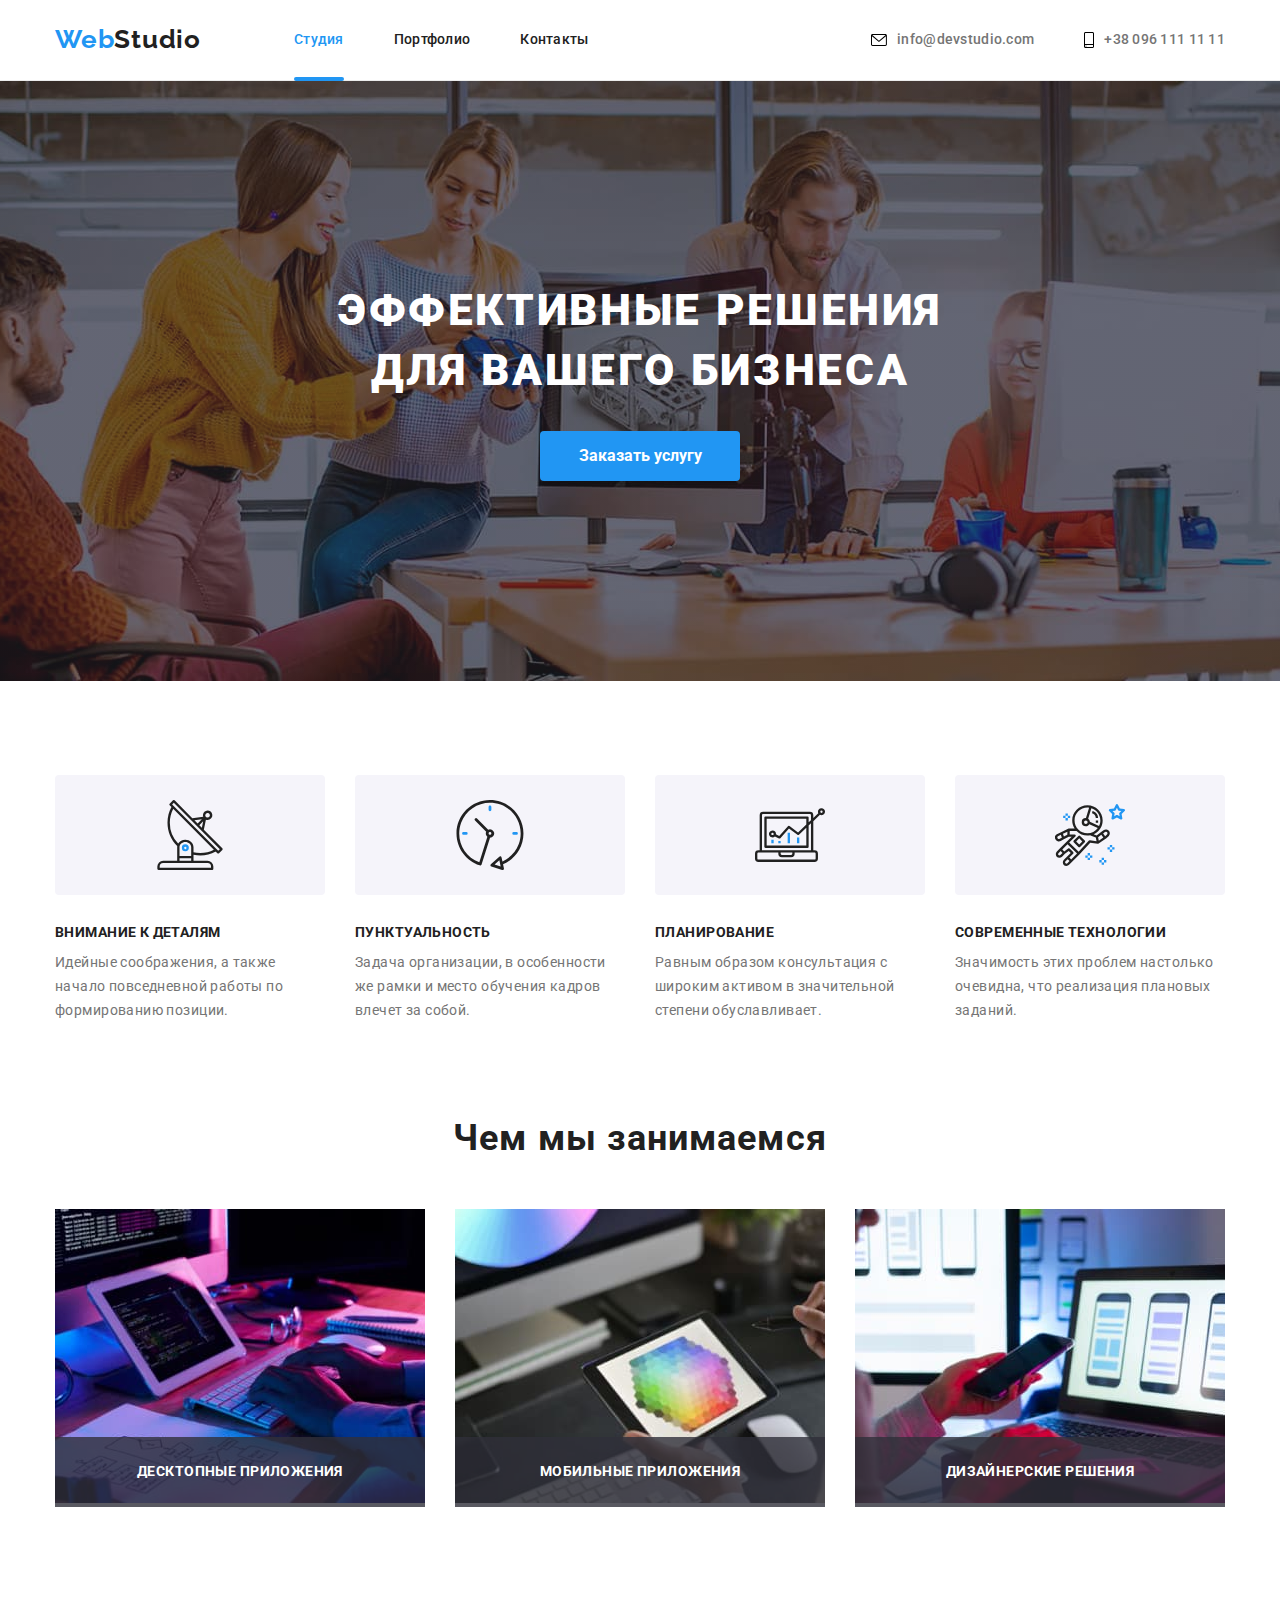
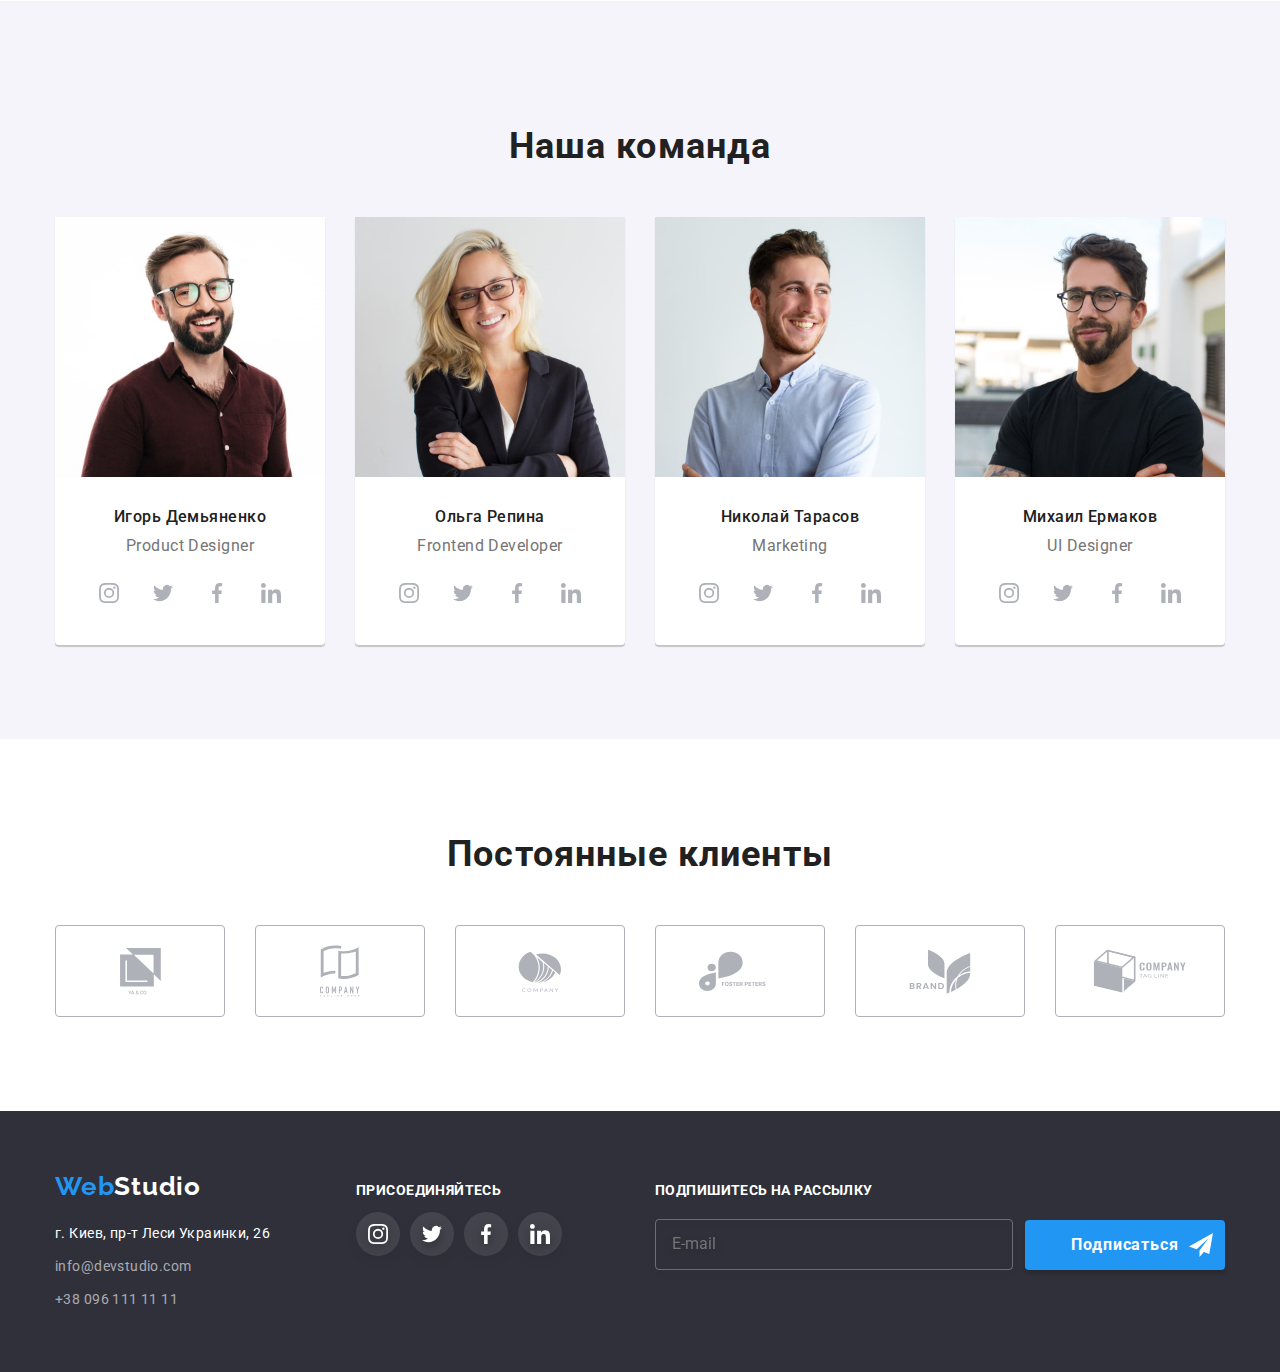
<file: index.html>
<!DOCTYPE html>
<html lang="en">
  <head>
    <meta charset="UTF-8" />
    <meta http-equiv="X-UA-Compatible" content="IE=edge" />
    <meta name="viewport" content="width=device-width, initial-scale=1.0" />
    <title>Document</title>
    <link rel="preconnect" href="https://fonts.googleapis.com" />
    <link rel="preconnect" href="https://fonts.gstatic.com" crossorigin />
    <link
      href="https://fonts.googleapis.com/css2?family=Raleway:wght@700&family=Roboto:wght@400;500;700;900&display=swap"
      rel="stylesheet"
    />
    <link
      rel="stylesheet"
      href="https://cdnjs.cloudflare.com/ajax/libs/modern-normalize/1.1.0/modern-normalize.min.css"
    />
    <link rel="stylesheet" href="./css/main.min.css" />
  </head>
  <body>
    <header class="header">
      <div class="container">
        <div class="header-container">
          <nav class="nav">
            <a href="./index.html" class="nav__logo">
              <span class="nav__logo--web">Web</span
              ><span class="nav__logo--studio">Studio</span>
            </a>
            <ul class="nav__list list">
              <li class="nav__item">
                <a href="./index.html" class="nav__link current">Студия</a>
              </li>
              <li class="nav__item">
                <a href="portfolio.html" class="nav__link">Портфолио</a>
              </li>
              <li class="nav__item">
                <a href="" class="nav__link">Контакты</a>
              </li>
            </ul>
          </nav>
          <div class="centred">
            <ul class="contacts list">
              <li class="contacts__item">
                <a href="mailto:info@devstudio.com" class="contacts__link"
                  ><svg class="contacts__conection" width="16px" height="12px">
                    <use href="./images/icons.svg#icon-envelope"></use>
                  </svg>
                  info@devstudio.com</a
                >
              </li>
              <li class="contacts__item">
                <a href="tel:+380961111111" class="contacts__link">
                  <svg class="contacts__conection" width="10px" height="16px">
                    <use href="./images/icons.svg#icon-smartphon"></use>
                  </svg>
                  +38 096 111 11 11</a
                >
              </li>
            </ul>
          </div>
        </div>
      </div>
    </header>
    <main>
      <section class="hero overlay">
        <h1 class="hero__title">
          Эффективные решения <br />
          для вашего бизнеса
        </h1>
        <button class="hero__button" data-modal-open type="button">
          Заказать услугу
        </button>
      </section>
      <section class="about section">
        <div class="container">
          <h2 class="visually-hidden">О нашей компании</h2>
          <ul class="about__list list">
            <li class="about__item">
              <div class="about__thumb">
                <svg class="about__icon" width="70px" hight="70px">
                  <use href="./images/icons.svg#icon-antenna"></use>
                </svg>
              </div>
              <h3 class="about__title">Внимание к деталям</h3>
              <p class="about__description">
                Идейные соображения, а также начало повседневной работы по
                формированию позиции.
              </p>
            </li>
            <li class="about__item">
              <div class="about__thumb">
                <svg class="about__icon" width="70px" hight="70px">
                  <use href="./images/icons.svg#icon-clock"></use>
                </svg>
              </div>
              <h3 class="about__title">Пунктуальность</h3>
              <p class="about__description">
                Задача организации, в особенности же рамки и место обучения
                кадров влечет за собой.
              </p>
            </li>
            <li class="about__item">
              <div class="about__thumb">
                <svg class="about__icon" width="70px" hight="70px">
                  <use href="./images/icons.svg#icon-diagram"></use>
                </svg>
              </div>
              <h3 class="about__title">Планирование</h3>
              <p class="about__description">
                Равным образом консультация с широким активом в значительной
                степени обуславливает.
              </p>
            </li>
            <li class="about__item">
              <div class="about__thumb">
                <svg class="about__icon" width="70px" hight="70px">
                  <use href="./images/icons.svg#icon-astronaut"></use>
                </svg>
              </div>
              <h3 class="about__title">Современные технологии</h3>
              <p class="about__description">
                Значимость этих проблем настолько очевидна, что реализация
                плановых заданий.
              </p>
            </li>
          </ul>
        </div>
      </section>
      <section class="work section">
        <div class="container">
          <h2 class="work__title">Чем мы занимаемся</h2>
          <ul class="work__list list">
            <li class="work__item">
              <img
                src="images/box1.jpg"
                alt="печатать на клавиатуре"
                width="370"
              />
              <div class="work__description">
                <p class="work__text">Десктопные приложения</p>
              </div>
            </li>

            <li class="work__item">
              <img
                src="images/box2.jpg"
                alt="выбор цвета на планшете"
                width="370"
              />
              <div class="work__description">
                <p class="work__text">Мобильные приложения</p>
              </div>
            </li>

            <li class="work__item">
              <img
                src="images/box3.jpg"
                alt="работа с телефоном и ноутбуком"
                width="370"
              />
              <div class="work__description">
                <p class="work__text">Дизайнерские решения</p>
              </div>
            </li>
          </ul>
        </div>
      </section>
      <section class="team section">
        <div class="container">
          <h2 class="team__title">Наша команда</h2>
          <ul class="team__list list">
            <li class="team__item">
              <img
                class="team__photo"
                src="images/img1.jpg"
                alt="мужчина с бородой и в очках"
                width="270"
              />
              <div class="team__badge">
                <h3 class="team__name">Игорь Демьяненко</h3>
                <p class="team__position">Product Designer</p>
                <ul class="social list">
                  <li class="social__item">
                    <a
                      class="social__link"
                      href="https://www.instagram.com/"
                      rel="noopener noreferrer"
                      target="_blank"
                      ><span class="visually-hidden">instagram</span>
                      <svg class="social__icon" width="20px" height="20px">
                        <use href="./images/icons.svg#icon-instagram"></use>
                      </svg>
                    </a>
                  </li>
                  <li class="social__item">
                    <a
                      class="social__link"
                      href="https://www.twitter.com/"
                      rel="noopener noreferrer"
                      target="_blank"
                      ><span class="visually-hidden">twitter</span>
                      <svg class="social__icon" width="20px" height="20px">
                        <use href="./images/icons.svg#icon-twitter"></use>
                      </svg>
                    </a>
                  </li>
                  <li class="social__item">
                    <a
                      class="social__link"
                      href="https://www.facebook.com/"
                      rel="noopener noreferrer"
                      target="_blank"
                      ><span class="visually-hidden">facebook</span>
                      <svg class="social__icon" width="20px" height="20px">
                        <use href="./images/icons.svg#icon-facebook"></use>
                      </svg>
                    </a>
                  </li>
                  <li class="social__item">
                    <a
                      class="social__link"
                      href="https://www.linkedin.com/"
                      rel="noopener noreferrer"
                      target="_blank"
                      ><span class="visually-hidden">linkedin</span>
                      <svg class="social__icon" width="20px" height="20px">
                        <use href="./images/icons.svg#icon-linkedin"></use>
                      </svg>
                    </a>
                  </li>
                </ul>
              </div>
            </li>
            <li class="team__item">
              <img
                class="team__photo"
                src="images/img2.jpg"
                alt="светловолосая женщина в очках"
                width="270"
              />
              <div class="team__badge">
                <h3 class="team__name">Ольга Репина</h3>
                <p class="team__position">Frontend Developer</p>
                <ul class="social list">
                  <li class="social__item">
                    <a
                      class="social__link"
                      href="https://www.instagram.com/"
                      rel="noopener noreferrer"
                      target="_blank"
                      ><span class="visually-hidden">instagram</span>
                      <svg class="social__icon" width="20px" height="20px">
                        <use href="./images/icons.svg#icon-instagram"></use>
                      </svg>
                    </a>
                  </li>
                  <li class="social__item">
                    <a
                      class="social__link"
                      href="https://www.twitter.com/"
                      rel="noopener noreferrer"
                      target="_blank"
                      ><span class="visually-hidden">twitter</span>
                      <svg class="social__icon" width="20px" height="20px">
                        <use href="./images/icons.svg#icon-twitter"></use>
                      </svg>
                    </a>
                  </li>
                  <li class="social__item">
                    <a
                      class="social__link"
                      href="https://www.facebook.com/"
                      rel="noopener noreferrer"
                      target="_blank"
                      ><span class="visually-hidden">facebook</span>
                      <svg class="social__icon" width="20px" height="20px">
                        <use href="./images/icons.svg#icon-facebook"></use>
                      </svg>
                    </a>
                  </li>
                  <li class="social__item">
                    <a
                      class="social__link"
                      href="https://www.linkedin.com/"
                      rel="noopener noreferrer"
                      target="_blank"
                      ><span class="visually-hidden">linkedin</span>
                      <svg class="social__icon" width="20px" height="20px">
                        <use href="./images/icons.svg#icon-linkedin"></use>
                      </svg>
                    </a>
                  </li>
                </ul>
              </div>
            </li>
            <li class="team__item">
              <img
                class="team__photo"
                src="images/img3.jpg"
                alt="мужчина в белой рубашке"
                width="270"
              />
              <div class="team__badge">
                <h3 class="team__name">Николай Тарасов</h3>
                <p class="team__position">Marketing</p>
                <ul class="social list">
                  <li class="social__item">
                    <a
                      class="social__link"
                      href="https://www.instagram.com/"
                      rel="noopener noreferrer"
                      target="_blank"
                      ><span class="visually-hidden">instagram</span>
                      <svg class="social__icon" width="20px" height="20px">
                        <use href="./images/icons.svg#icon-instagram"></use>
                      </svg>
                    </a>
                  </li>
                  <li class="social__item">
                    <a
                      class="social__link"
                      href="https://www.twitter.com/"
                      rel="noopener noreferrer"
                      target="_blank"
                      ><span class="visually-hidden">twitter</span>
                      <svg class="social__icon" width="20px" height="20px">
                        <use href="./images/icons.svg#icon-twitter"></use>
                      </svg>
                    </a>
                  </li>
                  <li class="social__item">
                    <a
                      class="social__link"
                      href="https://www.facebook.com/"
                      rel="noopener noreferrer"
                      target="_blank"
                      ><span class="visually-hidden">facebook</span>
                      <svg class="social__icon" width="20px" height="20px">
                        <use href="./images/icons.svg#icon-facebook"></use>
                      </svg>
                    </a>
                  </li>
                  <li class="social__item">
                    <a
                      class="social__link"
                      href="https://www.linkedin.com/"
                      rel="noopener noreferrer"
                      target="_blank"
                      ><span class="visually-hidden">linkedin</span>
                      <svg class="social__icon" width="20px" height="20px">
                        <use href="./images/icons.svg#icon-linkedin"></use>
                      </svg>
                    </a>
                  </li>
                </ul>
              </div>
            </li>
            <li class="team__item">
              <img
                class="team__photo"
                src="images/img4.jpg"
                alt="мужчина в футболке и в очках"
                width="270"
              />
              <div class="team__badge">
                <h3 class="team__name">Михаил Ермаков</h3>
                <p class="team__position">UI Designer</p>
                <ul class="social list">
                  <li class="social__item">
                    <a
                      class="social__link"
                      href="https://www.instagram.com/"
                      rel="noopener noreferrer"
                      target="_blank"
                      ><span class="visually-hidden">instagram</span>
                      <svg class="social__icon" width="20px" height="20px">
                        <use href="./images/icons.svg#icon-instagram"></use>
                      </svg>
                    </a>
                  </li>
                  <li class="social__item">
                    <a
                      class="social__link"
                      href="https://www.twitter.com/"
                      rel="noopener noreferrer"
                      target="_blank"
                      ><span class="visually-hidden">twitter</span>
                      <svg class="social__icon" width="20px" height="20px">
                        <use href="./images/icons.svg#icon-twitter"></use>
                      </svg>
                    </a>
                  </li>
                  <li class="social__item">
                    <a
                      class="social__link"
                      href="https://www.facebook.com/"
                      rel="noopener noreferrer"
                      target="_blank"
                      ><span class="visually-hidden">facebook</span>
                      <svg class="social__icon" width="20px" height="20px">
                        <use href="./images/icons.svg#icon-facebook"></use>
                      </svg>
                    </a>
                  </li>
                  <li class="social__item">
                    <a
                      class="social__link"
                      href="https://www.linkedin.com/"
                      rel="noopener noreferrer"
                      target="_blank"
                      ><span class="visually-hidden">linkedin</span>
                      <svg class="social__icon" width="20px" height="20px">
                        <use href="./images/icons.svg#icon-linkedin"></use>
                      </svg>
                    </a>
                  </li>
                </ul>
              </div>
            </li>
          </ul>
        </div>
      </section>
      <section class="clients section">
        <div class="container">
          <h2 class="clients__title">Постоянные клиенты</h2>
          <ul class="clients__list list">
            <li class="clients__item">
              <a
                class="clients__link"
                href=""
                rel="noopener noreferrer"
                target="_blank"
                ><span class="visually-hidden">YA & CO</span>
                <svg class="clients__icon" width="41px" height="46.7px">
                  <use href="./images/icons.svg#icon-group-1"></use>
                </svg>
              </a>
            </li>
            <li class="clients__item">
              <a
                class="clients__link"
                href=""
                rel="noopener noreferrer"
                target="_blank"
                ><span class="visually-hidden">COMPANY</span>
                <svg class="clients__icon" width="40px" height="52px">
                  <use href="./images/icons.svg#icon-group"></use>
                </svg>
              </a>
            </li>
            <li class="clients__item">
              <a
                class="clients__link"
                href=""
                rel="noopener noreferrer"
                target="_blank"
                ><span class="visually-hidden">COMPANY</span>
                <svg class="clients__icon" width="43.46px" height="41.18px">
                  <use href="./images/icons.svg#icon-group2"></use>
                </svg>
              </a>
            </li>
            <li class="clients__item">
              <a
                class="clients__link"
                href=""
                rel="noopener noreferrer"
                target="_blank"
                ><span class="visually-hidden">FOSTER PETERS</span>
                <svg class="clients__icon" width="84.44px" height="40.62px">
                  <use href="./images/icons.svg#icon-group3"></use>
                </svg>
              </a>
            </li>
            <li class="clients__item">
              <a
                class="clients__link"
                href=""
                rel="noopener noreferrer"
                target="_blank"
                ><span class="visually-hidden">BRAND</span>
                <svg class="clients__icon" width="62.54px" height="45.43px">
                  <use href="./images/icons.svg#icon-group4"></use>
                </svg>
              </a>
            </li>
            <li class="clients__item">
              <a
                class="clients__link"
                href=""
                rel="noopener noreferrer"
                target="_blank"
                ><span class="visually-hidden">TAG LINE</span>
                <svg class="clients__icon" width="93.79px" height="43.93px">
                  <use href="./images/icons.svg#icon-group5"></use>
                </svg>
              </a>
            </li>
          </ul>
        </div>
      </section>
    </main>
    <footer class="footer">
      <div class="container footer-container">
        <div class="footer__group">
          <a class="footer__logo" href="/">
            <span class="footer__logo--web">Web</span
            ><span class="footer__logo--studio">Studio</span>
          </a>
          <address>
            <ul class="footer__list list">
              <li class="footer__item">
                <a
                  class="footer__contact footer__contact--adress"
                  href="https://www.google.com/maps"
                  rel="noopener noreferrer"
                  target="_blank"
                >
                  г. Киев, пр-т Леси Украинки, 26</a
                >
              </li>
              <li class="footer__item">
                <a class="footer__contact" href="mailto:info@devstudio.com"
                  >info@devstudio.com</a
                >
              </li>
              <li class="footer__item">
                <a class="footer__contact" href="tel:+380961111111"
                  >+38 096 111 11 11</a
                >
              </li>
            </ul>
          </address>
        </div>
        <div class="folow">
          <h3 class="folow__title">присоединяйтесь</h3>
          <ul class="social social--filter list">
            <li class="social__item">
              <a
                class="social__link social--background"
                href="https://www.instagram.com/"
                rel="noopener noreferrer"
                target="_blank"
                ><span class="visually-hidden">instagram</span>
                <svg
                  class="social__icon icon--color"
                  width="20px"
                  height="20px"
                >
                  <use href="./images/icons.svg#icon-instagram"></use>
                </svg>
              </a>
            </li>
            <li class="social__item">
              <a
                class="social__link social--background"
                href="https://www.twitter.com/"
                rel="noopener noreferrer"
                target="_blank"
                ><span class="visually-hidden">twitter</span>
                <svg
                  class="social__icon icon--color"
                  width="20px"
                  height="20px"
                >
                  <use href="./images/icons.svg#icon-twitter"></use>
                </svg>
              </a>
            </li>
            <li class="social__item">
              <a
                class="social__link social--background"
                href="https://www.facebook.com/"
                rel="noopener noreferrer"
                target="_blank"
                ><span class="visually-hidden">facebook</span>
                <svg
                  class="social__icon icon--color"
                  width="20px"
                  height="20px"
                >
                  <use href="./images/icons.svg#icon-facebook"></use>
                </svg>
              </a>
            </li>
            <li class="social__item">
              <a
                class="social__link social--background"
                href="https://www.linkedin.com/"
                rel="noopener noreferrer"
                target="_blank"
                ><span class="visually-hidden">linkedin</span>
                <svg
                  class="social__icon icon--color"
                  width="20px"
                  height="20px"
                >
                  <use href="./images/icons.svg#icon-linkedin"></use>
                </svg>
              </a>
            </li>
          </ul>
        </div>
        <form class="form">
          <label class="form__label">
            <span class="form__subscribe-name">Подпишитесь на рассылку</span>
            <span class="form__subscribe-center">
              <input
                class="form__input"
                type="text"
                name="name"
                placeholder="E-mail"
              />
              <button class="form__subscribe-button button" type="submit">
                Подписаться
                <svg class="form__fly-envelope" width="24px" height="24px">
                  <use href="./images/symbol-defs.svg#icon-icon-send"></use>
                </svg>
              </button>
            </span>
          </label>
        </form>
      </div>
    </footer>
    <div class="backdrop is-hidden" data-modal>
      <div class="modal">
        <button data-modal-close class="modal__close" type="button">
          <span class="visually-hidden">закрыть</span>
          <svg class="modal__icon" width="18px" height="18px">
            <use href="./images/icons.svg#icon-close"></use>
          </svg>
        </button>
        <form class="wording">
          <b class="wording__title">Оставьте свои данные, мы вам перезвоним</b>
          <label class="wording__label">
            <span class="wording__name">Имя</span>
            <span class="wording__position">
              <input class="wording__input" type="text" name="name" />
              <svg class="wording__icon" width="18px" height="18px">
                <use href="./images/symbol-defs.svg#icon-person-modal"></use>
              </svg>
            </span>
          </label>
          <label class="wording__label">
            <span class="wording__name">Телефон</span>
            <span class="wording__position">
              <input class="wording__input" type="text" name="name" />
              <svg class="wording__icon" width="18px" height="18px">
                <use href="./images/symbol-defs.svg#icon-phone-modal"></use>
              </svg>
            </span>
          </label>
          <label class="wording__label">
            <span class="wording__name">Почта</span>
            <span class="wording__position">
              <input class="wording__input" type="text" name="name" />
              <svg class="wording__icon" width="18px" height="18px">
                <use href="./images/symbol-defs.svg#icon-email-modal"></use>
              </svg>
            </span>
          </label>
          <label class="wording__label__label--coment">
            <span class="wording__name">Комментарий</span>
            <textarea
              class="wording__text-area"
              name=""
              id=""
              placeholder="Введите текст"
            ></textarea>
          </label>
          <label class="wording__checkbox-label">
            <input
              class="wording__checkbox"
              type="checkbox"
              name="check"
              value="Условия договора"
            />

            <span class="wording__icon-check"
              ><svg class="wording__icon-vector" width="16px" height="15px">
                <use href="./images/symbol-defs.svg#icon-Vector"></use></svg
            ></span>
            Соглашаюсь с рассылкой и принимаю &nbsp;

            <a class="wording__terms-conditions" href="" target="_blank">
              Условия договора
            </a>
          </label>
          <button class="wording__submit-button button" type="submit">
            Отправить
          </button>
        </form>
      </div>
    </div>
    <script src="./js/modal.js"></script>
  </body>
</html>
</file>
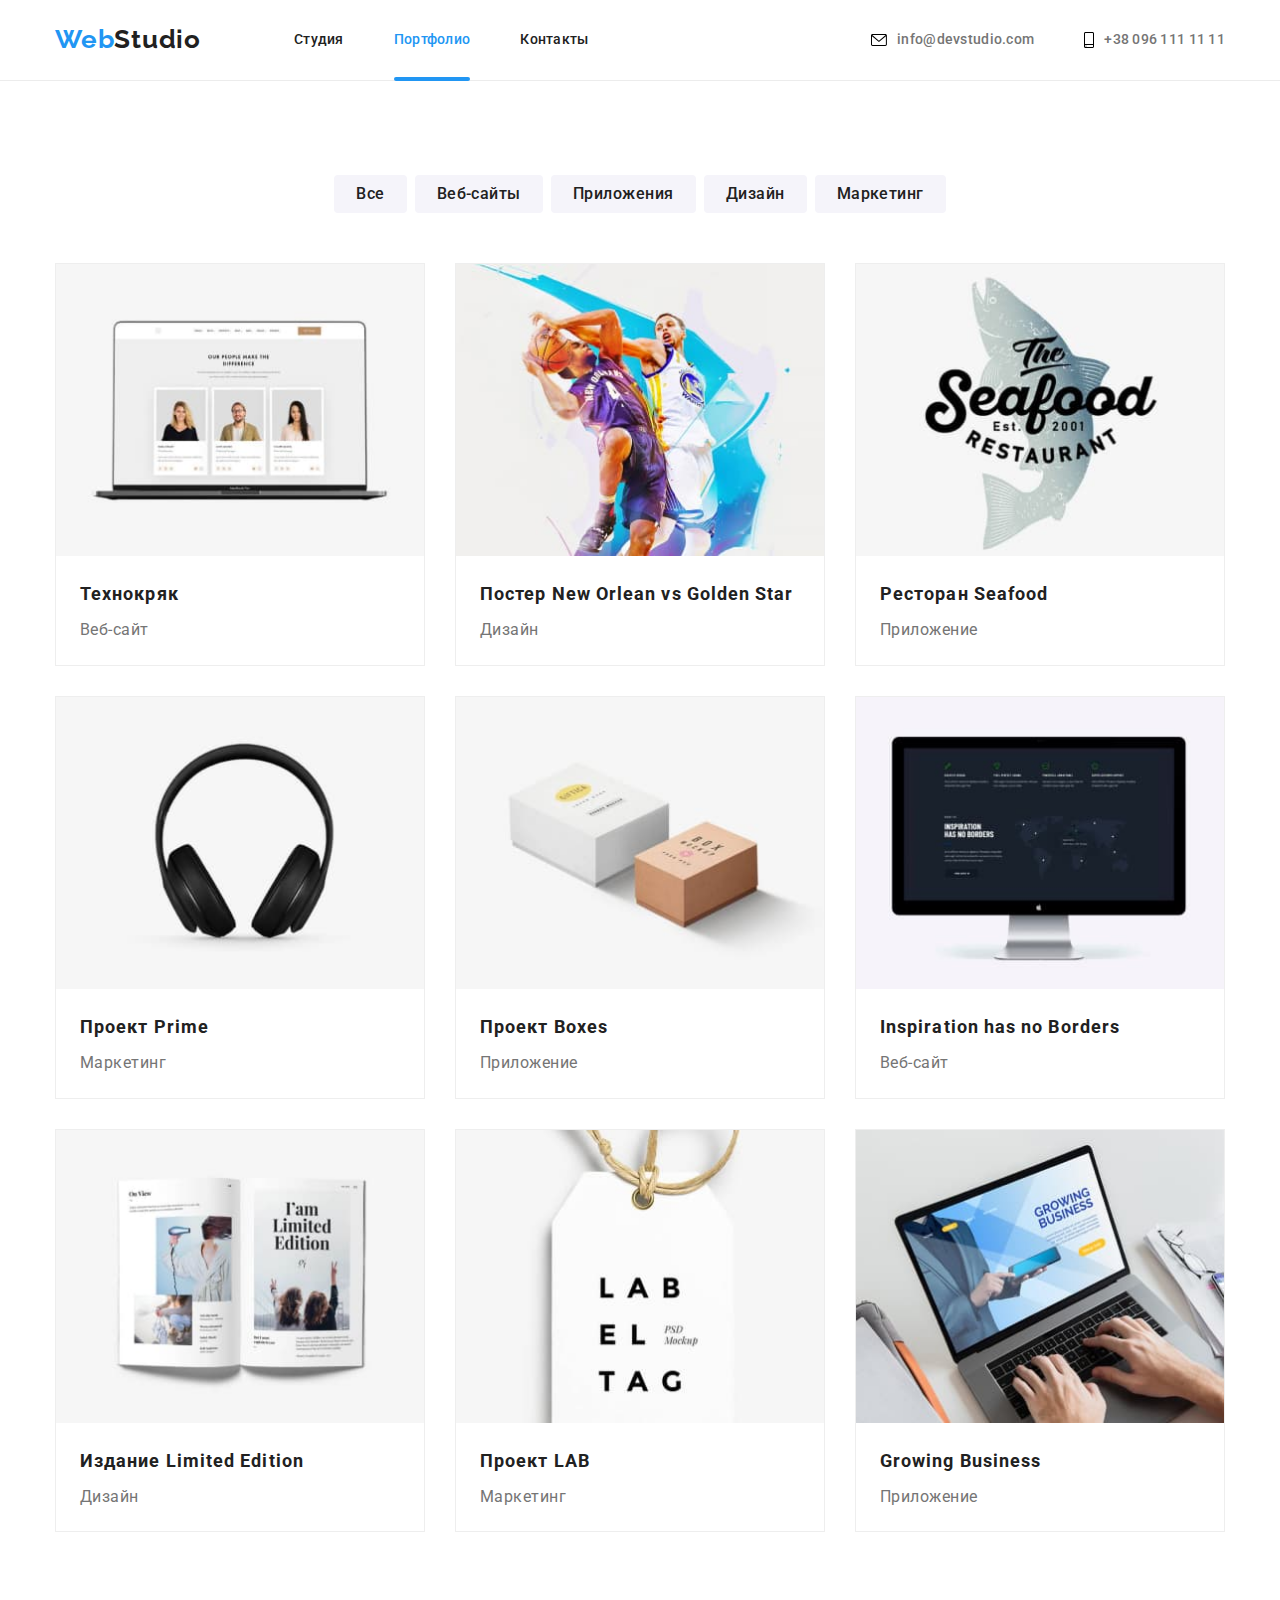
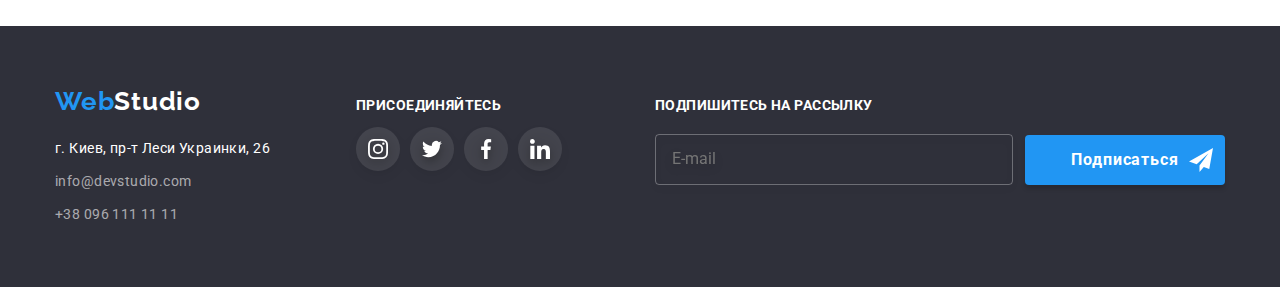
<file: portfolio.html>
<!DOCTYPE html>
<html lang="en">
  <head>
    <meta charset="UTF-8" />
    <meta http-equiv="X-UA-Compatible" content="IE=edge" />
    <meta name="viewport" content="width=device-width, initial-scale=1.0" />
    <title>Document</title>
    <link rel="preconnect" href="https://fonts.googleapis.com" />
    <link rel="preconnect" href="https://fonts.gstatic.com" crossorigin />
    <link
      href="https://fonts.googleapis.com/css2?family=Raleway:wght@700&family=Roboto:wght@400;500;700;900&display=swap"
      rel="stylesheet"
    />
    <link
      rel="stylesheet"
      href="https://cdnjs.cloudflare.com/ajax/libs/modern-normalize/1.1.0/modern-normalize.min.css"
    />
    <link rel="stylesheet" href="./css/main.min.css" />
  </head>
  <body>
    <header class="header">
      <div class="container">
        <div class="header-container">
          <nav class="nav">
            <a href="./index.html" class="nav__logo">
              <span class="nav__logo--web">Web</span
              ><span class="nav__logo--studio">Studio</span>
            </a>
            <ul class="nav__list list">
              <li class="nav__item">
                <a href="./index.html" class="nav__link">Студия</a>
              </li>
              <li class="nav__item">
                <a href="portfolio.html" class="nav__link current">Портфолио</a>
              </li>
              <li class="nav__item">
                <a href="" class="nav__link">Контакты</a>
              </li>
            </ul>
          </nav>
          <div class="centred">
            <ul class="contacts list">
              <li class="contacts__item">
                <a href="mailto:info@devstudio.com" class="contacts__link"
                  ><svg class="contacts__conection" width="16px" height="12px">
                    <use href="./images/icons.svg#icon-envelope"></use>
                  </svg>
                  info@devstudio.com</a
                >
              </li>
              <li class="contacts__item">
                <a href="tel:+380961111111" class="contacts__link">
                  <svg class="contacts__conection" width="10px" height="16px">
                    <use href="./images/icons.svg#icon-smartphon"></use>
                  </svg>
                  +38 096 111 11 11</a
                >
              </li>
            </ul>
          </div>
        </div>
      </div>
    </header>
    <main>
      <h1 class="visually-hidden">примеры работ</h1>
      <section class="portfolio section">
        <div class="container">
          <ul class="filter list">
            <li class="filter__item">
              <button type="button" class="filter__button current">Все</button>
            </li>
            <li class="filter__item">
              <button type="button" class="filter__button">Веб-сайты</button>
            </li>
            <li class="filter__item">
              <button type="button" class="filter__button">Приложения</button>
            </li>
            <li class="filter__item">
              <button type="button" class="filter__button">Дизайн</button>
            </li>
            <li class="filter__item">
              <button type="button" class="filter__button">Маркетинг</button>
            </li>
          </ul>
          <ul class="grid list">
            <li class="grid__item">
              <a class="grid__link" href="">
                <div class="grid__box">
                  <img
                    class="grid__photo"
                    src="./images/img11.jpg"
                    alt=""
                    width="370"
                  />
                  <div class="grid__overlay">
                    <p class="grid__paragraph">
                      Ресурс предлагает комплексные предложения с разным уровнем
                      функционала и сервисов. Все это позволит посетителю
                      получить исчерпывающие сведенияо компании или частном
                      лице.
                    </p>
                  </div>
                </div>
                <div class="grid__content">
                  <h2 class="grid__title">Технокряк</h2>
                  <p class="grid__description">Веб-сайт</p>
                </div>
              </a>
            </li>
            <li class="grid__item">
              <a class="grid__link" href="">
                <div class="grid__box">
                  <img
                    class="grid__photo"
                    src="./images/img21.jpg"
                    alt=""
                    width="370"
                  />
                  <div class="grid__overlay">
                    <p class="grid__paragraph">
                      Ресурс предлагает комплексные предложения с разным уровнем
                      функционала и сервисов. Все это позволит посетителю
                      получить исчерпывающие сведенияо компании или частном
                      лице.
                    </p>
                  </div>
                </div>
                <div class="grid__content">
                  <h2 class="grid__title">Постер New Orlean vs Golden Star</h2>
                  <p class="grid__description">Дизайн</p>
                </div>
              </a>
            </li>
            <li class="grid__item">
              <a class="grid__link" href="">
                <div class="grid__box">
                  <img
                    class="grid__photo"
                    src="./images/img31.jpg"
                    alt=""
                    width="370"
                  />
                  <div class="grid__overlay">
                    <p class="grid__paragraph">
                      Ресурс предлагает комплексные предложения с разным уровнем
                      функционала и сервисов. Все это позволит посетителю
                      получить исчерпывающие сведенияо компании или частном
                      лице.
                    </p>
                  </div>
                </div>
                <div class="grid__content">
                  <h2 class="grid__title">Ресторан Seafood</h2>
                  <p class="grid__description">Приложение</p>
                </div>
              </a>
            </li>
            <li class="grid__item">
              <a class="grid__link" href="">
                <div class="grid__box">
                  <img
                    class="grid__photo"
                    src="./images/img41.jpg"
                    alt=""
                    width="370"
                  />
                  <div class="grid__overlay">
                    <p class="grid__paragraph">
                      Ресурс предлагает комплексные предложения с разным уровнем
                      функционала и сервисов. Все это позволит посетителю
                      получить исчерпывающие сведенияо компании или частном
                      лице.
                    </p>
                  </div>
                </div>
                <div class="grid__content">
                  <h2 class="grid__title">Проект Prime</h2>
                  <p class="grid__description">Маркетинг</p>
                </div>
              </a>
            </li>
            <li class="grid__item">
              <a class="grid__link" href="">
                <div class="grid__box">
                  <img
                    class="grid__photo"
                    src="./images/img51.jpg"
                    alt=""
                    width="370"
                  />
                  <div class="grid__overlay">
                    <p class="grid__paragraph">
                      Ресурс предлагает комплексные предложения с разным уровнем
                      функционала и сервисов. Все это позволит посетителю
                      получить исчерпывающие сведенияо компании или частном
                      лице.
                    </p>
                  </div>
                </div>
                <div class="grid__content">
                  <h2 class="grid__title">Проект Boxes</h2>
                  <p class="grid__description">Приложение</p>
                </div>
              </a>
            </li>
            <li class="grid__item">
              <a class="grid__link" href="">
                <div class="grid__box">
                  <img
                    class="grid__photo"
                    src="./images/img61.jpg"
                    alt=""
                    width="370"
                  />
                  <div class="grid__overlay">
                    <p class="grid__paragraph">
                      Ресурс предлагает комплексные предложения с разным уровнем
                      функционала и сервисов. Все это позволит посетителю
                      получить исчерпывающие сведенияо компании или частном
                      лице.
                    </p>
                  </div>
                </div>
                <div class="grid__content">
                  <h2 class="grid__title">Inspiration has no Borders</h2>
                  <p class="grid__description">Веб-сайт</p>
                </div>
              </a>
            </li>
            <li class="grid__item">
              <a class="grid__link" href="">
                <div class="grid__box">
                  <img
                    class="grid__photo"
                    src="./images/img71.jpg"
                    alt=""
                    width="370"
                  />
                  <div class="grid__overlay">
                    <p class="grid__paragraph">
                      Ресурс предлагает комплексные предложения с разным уровнем
                      функционала и сервисов. Все это позволит посетителю
                      получить исчерпывающие сведенияо компании или частном
                      лице.
                    </p>
                  </div>
                </div>
                <div class="grid__content">
                  <h2 class="grid__title">Издание Limited Edition</h2>
                  <p class="grid__description">Дизайн</p>
                </div>
              </a>
            </li>
            <li class="grid__item">
              <a class="grid__link" href="">
                <div class="grid__box">
                  <img
                    class="grid__photo"
                    src="./images/img81.jpg"
                    alt=""
                    width="370"
                  />
                  <div class="grid__overlay">
                    <p class="grid__paragraph">
                      Ресурс предлагает комплексные предложения с разным уровнем
                      функционала и сервисов. Все это позволит посетителю
                      получить исчерпывающие сведенияо компании или частном
                      лице.
                    </p>
                  </div>
                </div>
                <div class="grid__content">
                  <h2 class="grid__title">Проект LAB</h2>
                  <p class="grid__description">Маркетинг</p>
                </div>
              </a>
            </li>
            <li class="grid__item">
              <a class="grid__link" href="">
                <div class="grid__box">
                  <img
                    class="grid__photo"
                    src="./images/img91.jpg"
                    alt=""
                    width="370"
                  />
                  <div class="grid__overlay">
                    <p class="grid__paragraph">
                      Ресурс предлагает комплексные предложения с разным уровнем
                      функционала и сервисов. Все это позволит посетителю
                      получить исчерпывающие сведенияо компании или частном
                      лице.
                    </p>
                  </div>
                </div>
                <div class="grid__content">
                  <h2 class="grid__title">Growing Business</h2>
                  <p class="grid__description">Приложение</p>
                </div>
              </a>
            </li>
          </ul>
        </div>
      </section>
    </main>
    <footer class="footer">
      <div class="container footer-container">
        <div class="footer__group">
          <a class="footer__logo" href="/">
            <span class="footer__logo--web">Web</span
            ><span class="footer__logo--studio">Studio</span>
          </a>
          <address>
            <ul class="footer__list list">
              <li class="footer__item">
                <a
                  class="footer__contact footer__contact--adress"
                  href="https://www.google.com/maps"
                  rel="noopener noreferrer"
                  target="_blank"
                >
                  г. Киев, пр-т Леси Украинки, 26</a
                >
              </li>
              <li class="footer__item">
                <a class="footer__contact" href="mailto:info@devstudio.com"
                  >info@devstudio.com</a
                >
              </li>
              <li class="footer__item">
                <a class="footer__contact" href="tel:+380961111111"
                  >+38 096 111 11 11</a
                >
              </li>
            </ul>
          </address>
        </div>
        <div class="folow">
          <h3 class="folow__title">присоединяйтесь</h3>
          <ul class="social social--filter list">
            <li class="social__item">
              <a
                class="social__link social--background"
                href="https://www.instagram.com/"
                rel="noopener noreferrer"
                target="_blank"
                ><span class="visually-hidden">instagram</span>
                <svg
                  class="social__icon icon--color"
                  width="20px"
                  height="20px"
                >
                  <use href="./images/icons.svg#icon-instagram"></use>
                </svg>
              </a>
            </li>
            <li class="social__item">
              <a
                class="social__link social--background"
                href="https://www.twitter.com/"
                rel="noopener noreferrer"
                target="_blank"
                ><span class="visually-hidden">twitter</span>
                <svg
                  class="social__icon icon--color"
                  width="20px"
                  height="20px"
                >
                  <use href="./images/icons.svg#icon-twitter"></use>
                </svg>
              </a>
            </li>
            <li class="social__item">
              <a
                class="social__link social--background"
                href="https://www.facebook.com/"
                rel="noopener noreferrer"
                target="_blank"
                ><span class="visually-hidden">facebook</span>
                <svg
                  class="social__icon icon--color"
                  width="20px"
                  height="20px"
                >
                  <use href="./images/icons.svg#icon-facebook"></use>
                </svg>
              </a>
            </li>
            <li class="social__item">
              <a
                class="social__link social--background"
                href="https://www.linkedin.com/"
                rel="noopener noreferrer"
                target="_blank"
                ><span class="visually-hidden">linkedin</span>
                <svg
                  class="social__icon icon--color"
                  width="20px"
                  height="20px"
                >
                  <use href="./images/icons.svg#icon-linkedin"></use>
                </svg>
              </a>
            </li>
          </ul>
        </div>
        <form class="form">
          <label class="form__label">
            <span class="form__subscribe-name">Подпишитесь на рассылку</span>
            <span class="form__subscribe-center">
              <input
                class="form__input"
                type="text"
                name="name"
                placeholder="E-mail"
              />
              <button class="form__subscribe-button button" type="submit">
                Подписаться
                <svg class="form__fly-envelope" width="24px" height="24px">
                  <use href="./images/symbol-defs.svg#icon-icon-send"></use>
                </svg>
              </button>
            </span>
          </label>
        </form>
      </div>
    </footer>
  </body>
</html>
</file>
<file: css/main.min.css>
.list{padding:0;margin:0;list-style:none}a{text-decoration:none}.visually-hidden{position:absolute;width:1px;height:1px;margin:-1px;border:0;padding:0;white-space:nowrap;-webkit-clip-path:inset(100%);clip-path:inset(100%);clip:rect(0 0 0 0);overflow:hidden}body{font-family:"roboto",sans-serif;background-color:#fff #fff;color:#757575 #757575}.overlay{max-width:1600px;height:600px;margin-left:auto;margin-right:auto;background-image:linear-gradient(to right, rgba(47, 48, 58, 0.4), rgba(47, 48, 58, 0.4)),url("../images/teamimg.jpg");background-position:center;background-size:cover}.section{padding-top:94px;padding-bottom:94px}header{border-bottom:1px solid #ececec}.container{width:1200px;margin-left:auto;margin-right:auto;padding-left:15px;padding-right:15px}.footer-container{display:flex;align-items:baseline}.button{min-width:200px;min-height:50px;border-radius:4px;box-shadow:0px 4px 4px rgba(0,0,0,.15);padding:10px 32px;color:#fff;background-color:#2196f3;font-family:inherit;font-weight:700;font-size:16px;line-height:1.88;cursor:pointer;align-items:center;border:none}.social{display:flex;align-items:center;justify-content:center}.social__item{align-items:center;justify-content:center;margin-right:10px}.social__item:last-child{margin-right:0px}.social__link{display:flex;padding:12px;border-radius:50%;align-items:center;justify-content:center;width:44px;height:44px;transition:background-color 250ms cubic-bezier(0.4, 0, 0.2, 1)}.social__link:hover,.social__link:focus{background-color:#2196f3}.social__link:hover .social__icon,.social__link:focus .social__icon{fill:#fff}.social__icon{fill:#afb1b8;width:20px;height:20px;transition:fill 250ms cubic-bezier(0.4, 0, 0.2, 1)}.nav{display:flex;align-items:center}.nav__logo{display:flex;margin-right:93px;padding-top:24px;padding-bottom:25px;font-family:"Raleway",sans-serif;font-weight:700;font-size:26px;line-height:1.19;letter-spacing:.03em}.nav__logo--web{color:#2196f3}.nav__logo--studio{color:#212121}.nav__list{display:flex;align-items:center}.nav__item:not(:last-child){margin-right:50px}.nav__link{display:block;padding-top:32px;padding-bottom:32px;position:relative;font-weight:500;font-size:14px;line-height:1.14;letter-spacing:.02em;color:#212121;transition:color 250ms cubic-bezier(0.4, 0, 0.2, 1)}.nav__link::after{content:"";display:inline-block;position:absolute;bottom:-1px;left:0;width:100%;height:4px;background:#2196f3;border-radius:2px;opacity:0}.nav__link.current{color:#2196f3}.nav__link.current::after{opacity:1}.nav__link:hover,.nav__link:focus{color:#2196f3}.header-container{display:flex;justify-content:space-between}.contacts{display:flex}.contacts__item:not(:last-child){margin-right:50px}.contacts__link{font-weight:500;font-size:14px;line-height:1.14;letter-spacing:.02em;color:#757575;display:flex;align-items:center;padding-top:32px;padding-bottom:32px;transition:color 250ms cubic-bezier(0.4, 0, 0.2, 1)}.contacts__link:hover,.contacts__link:focus{color:#2196f3}.contacts__link:hover,.contacts__link:focus .contacts__conctions{fill:#2196f3}.contacts__conection{margin-right:10px;transition:fill 250ms cubic-bezier(0.4, 0, 0.2, 1)}.hero{padding-top:200px;padding-bottom:200px;text-align:center}.hero__title{margin-top:0;margin-bottom:30px;color:#fff;font-weight:900;font-size:44px;line-height:1.36;letter-spacing:.06em;text-transform:uppercase}.hero__button{min-width:200px;min-height:50px;border-radius:4px;box-shadow:0px 4px 4px rgba(0,0,0,.15);padding:10px 32px;color:#fff;background-color:#2196f3;font-family:inherit;font-weight:700;font-size:16px;line-height:1.88;cursor:pointer;align-items:center;border:none;transition:color 250ms cubic-bezier(0.4, 0, 0.2, 1),background-color 250ms cubic-bezier(0.4, 0, 0.2, 1)}.hero__button:hover,.hero__button:focus{background-color:#188ce8}.about__list{display:flex}.about__item{min-width:270px;min-height:101px}.about__item:not(:last-child){margin-right:30px}.about__thumb{display:flex;justify-content:center;align-items:center;width:100%;height:120px;background-color:#f5f4fa;margin-bottom:30px;border-radius:4px}.about__icon{display:block;width:70px;height:70px}.about__title{margin-top:0;margin-bottom:10px;color:#212121;font-size:14px;line-height:1.14;letter-spacing:.03em;text-transform:uppercase}.about__description{margin-top:0;margin-bottom:0;color:#757575;font-size:14px;line-height:1.71;letter-spacing:.03em}.work{padding-top:0px;padding-bottom:94px}.work__title{margin-top:0;margin-bottom:50px;text-align:center;color:#212121;font-size:36px;line-height:1.17;letter-spacing:.03em}.work__list{display:flex;flex-wrap:wrap}.work__item{position:relative;display:block;max-width:100%;margin-right:30px}.work__item:nth-child(3n){margin-right:0px}.work__description{position:absolute;bottom:0;display:flex;justify-content:center;align-items:center;margin:0 auto;width:100%;height:70px;background:rgba(47,48,58,.8)}.work__text{margin:0;font-weight:700;font-size:14px;line-height:1.14;text-align:center;letter-spacing:.03em;text-transform:uppercase;color:#fff}.team{padding-top:94px;padding-bottom:94px;background-color:#f5f4fa}.team__title{margin-bottom:50px;text-align:center;color:#212121;font-size:36px;line-height:1.17;letter-spacing:.03em}.team__list{display:flex;flex-wrap:wrap}.team__item{background-color:#fff;width:270px;margin-right:30px;box-shadow:0px 2px 1px rgba(0,0,0,.2);border-radius:0px 0px 4px 4px}.team__item:nth-child(4n){margin-right:0px}.team__photo{display:block}.team__badge{padding-top:30px;padding-bottom:30px;text-align:center}.team__name{margin-top:0px;margin-bottom:10px;color:#212121;font-weight:500;font-size:16px;line-height:1.19;letter-spacing:.03em}.team__position{margin-top:0;margin-bottom:16px;color:#757575;font-size:16px;line-height:1.19;letter-spacing:.03em}.clients__title{margin-top:0;margin-bottom:50px;text-align:center;color:#212121;font-size:36px;line-height:1.17;letter-spacing:.03em}.clients__list{display:flex}.clients__item{margin-right:30px}.clients__item:last-child{margin-right:0px}.clients__link{display:flex;align-items:center;justify-content:center;width:170px;height:92px;border:1px solid #afb1b8;border-radius:4px;transition:border-color 250ms cubic-bezier(0.4, 0, 0.2, 1)}.clients__link:hover,.clients__link:focus{border-color:#2196f3}.clients__link:hover .clients__icon,.clients__link:focus .clients__icon{fill:#2196f3}.clients__icon{fill:#afb1b8;transition:fill 250ms cubic-bezier(0.4, 0, 0.2, 1)}.footer{padding-top:60px;padding-bottom:60px;background-color:#2f303a}.footer__group{margin-right:70px;width:231px}.footer__logo{display:inline-block;margin-right:0px;margin-bottom:20px}.footer__logo--web{font-family:"Raleway",sans-serif;font-weight:700;font-size:26px;line-height:1.19;letter-spacing:.03em;color:#2196f3}.footer__logo--studio{color:#fff;font-family:"Raleway",sans-serif;font-weight:700;font-size:26px;line-height:1.19;letter-spacing:.03em}.footer__item:not(:last-child){margin-bottom:9px}.footer__contact{display:inline-block;color:rgba(255,255,255,.6);font-style:normal;font-size:14px;line-height:1.71;letter-spacing:.03em;transition:color 250ms cubic-bezier(0.4, 0, 0.2, 1)}.footer__contact--adress{color:#fff}.footer__contact:hover,.footer__contact:focus{color:#2196f3}.folow{align-items:center;justify-content:center;margin-right:93px}.folow__title{margin-top:0px;margin-bottom:20px;color:#fff;font-family:"Roboto";font-style:normal;font-weight:700;font-size:14px;line-height:1.14px;letter-spacing:.03em;text-transform:uppercase}.social--filter{filter:drop-shadow(0px 4px 4px rgba(0, 0, 0, 0.25))}.social--background{background:rgba(255,255,255,.1);filter:drop-shadow(0px 4px 4px rgba(0, 0, 0, 0.25))}.icon--color{fill:#fff}.form{display:flex;justify-content:center;align-items:center}.form__subscribe-name{display:flex;color:#fff;margin-bottom:20px;font-style:normal;font-weight:700;font-size:14px;line-height:1.14;letter-spacing:.03em;text-transform:uppercase}.form__subscribe-center{display:flex;align-items:center}.form__input{display:inline-block;min-width:358px;min-height:50px;margin-right:12px;padding:15px 16px;border:1px solid rgba(255,255,255,.3);filter:drop-shadow(0px 4px 4px rgba(0, 0, 0, 0.15));border-radius:4px;color:#fff;background-color:rgba(0,0,0,0);transition:border-color 250ms cubic-bezier(0.4, 0, 0.2, 1)}.form__input:focus{border-color:#2196f3;outline:none}.form__subscribe-button{position:relative;display:inline-block;font-family:inherit;letter-spacing:.06em;padding:10px 28px;border-radius:4px;transition:background-color 250ms cubic-bezier(0.4, 0, 0.2, 1)}.form__subscribe-button:hover{background-color:#188ce8}.form__fly-envelope{position:absolute;top:50%;right:0;transform:translate(-50%, -50%)}.backdrop{position:fixed;top:0;left:0;width:100%;height:100vh;background-color:rgba(0,0,0,.2);opacity:1;transition:opacity 250ms cubic-bezier(0.4, 0, 0.2, 1)}.backdrop.is-hidden{opacity:0;pointer-events:none}.backdrop.is-hidden .modal{transform:translate(-50%, -50%) scale(1.1)}.modal{position:absolute;top:50%;left:50%;transform:translate(-50%, -50%) scale(1);transition:transform 250ms cubic-bezier(0.4, 0, 0.2, 1);min-width:528px;min-height:581px;background:#fff;box-shadow:0px 1px 3px rgba(0,0,0,.12),0px 1px 1px rgba(0,0,0,.14),0px 2px 1px rgba(0,0,0,.2);border-radius:4px}.modal__close{position:absolute;display:flex;justify-content:center;align-items:center;top:8px;right:8px;width:30px;height:30px;background-color:#fff;border:1px solid rgba(0,0,0,.1);border-radius:50%;cursor:pointer}.modal__close:hover .modal__icon{fill:#2196f3}.modal__icon{display:block;transition:fill 250ms cubic-bezier(0.4, 0, 0.2, 1)}.wording{display:flex;flex-direction:column;padding:40px}.wording__title{font-style:normal;font-weight:700;font-size:20px;line-height:1.15;text-align:center;letter-spacing:.03em;color:#212121;margin-bottom:12px}.wording__label{display:block;margin-bottom:10px}.wording__label__label--coment{margin-bottom:20px}.wording__name{display:block;margin-bottom:4px;font-style:normal;font-weight:400;font-size:12px;line-height:1.17;letter-spacing:.01em}.wording__position{display:block;position:relative}.wording__input{display:block;width:100%;height:40px;padding-top:12px;padding-bottom:12px;padding-left:42px;padding-right:42px;border:1px solid rgba(33,33,33,.2);border-radius:4px;transition:border-color 250ms cubic-bezier(0.4, 0, 0.2, 1)}.wording__input:focus{border-color:#2196f3;outline:rgba(0,0,0,0)}.wording__input:focus+.wording__icon{fill:#2196f3}.wording__icon{position:absolute;fill:#212121;top:50%;left:12px;transform:translatey(-50%);transition:fill 250ms cubic-bezier(0.4, 0, 0.2, 1)}.wording__text-area{display:block;margin-bottom:0px;width:100%;height:120px;padding:12px 16px;border:1px solid rgba(33,33,33,.2);border-radius:4px;transition:border-color 250ms cubic-bezier(0.4, 0, 0.2, 1);resize:none}.wording__text-area:focus{border-color:#2196f3;outline:rgba(0,0,0,0)}.wording__checkbox-label{display:flex;justify-content:center;align-items:center;margin-bottom:30px;font-style:normal;font-weight:400;font-size:14px;letter-spacing:.03em;color:#757575}.wording__checkbox{-webkit-appearance:none;-moz-appearance:none;appearance:none}.wording__checkbox:checked+.wording__icon-check .wording__icon-vector{background-color:#2196f3;border:rgba(0,0,0,0)}.wording__icon-check{display:inline-flex;justify-content:center;align-items:center;margin-right:7px}.wording__icon-vector{fill:#fff;border-radius:2px;border:1px solid #212121;transition:background-color 250ms cubic-bezier(0.4, 0, 0.2, 1)}.wording__terms-conditions{color:#2196f3;text-decoration:underline}.wording__submit-button{margin:0 auto;letter-spacing:.06em;transition:background-color 250ms cubic-bezier(0.4, 0, 0.2, 1)}.wording__submit-button:hover,.wording__submit-button:focus{background-color:#188ce8}.filter{display:flex;margin-bottom:50px;justify-content:center}.filter__item:not(:last-child){margin-right:8px}.filter__button{display:inline;border-radius:4px;padding:6px 22px;text-align:center;color:#212121;background-color:#f5f4fa;font-family:inherit;font-weight:500;font-size:16px;line-height:1.62;letter-spacing:.03em;cursor:pointer;border:none;transition:color 250ms cubic-bezier(0.4, 0, 0.2, 1),background-color 250ms cubic-bezier(0.4, 0, 0.2, 1),box-shadow 250ms cubic-bezier(0.4, 0, 0.2, 1)}.filter__button:hover,.filter__button:focus{color:#fff;background-color:#2196f3;box-shadow:0px 4px 4px rgba(0,0,0,.25)}.grid{display:flex;flex-wrap:wrap}.grid__item{display:block;width:calc((100% - 60px)/3);margin-right:30px;margin-bottom:30px;background-color:#fff;border:1px solid #eee;transition:box-shadow 250ms cubic-bezier(0.4, 0, 0.2, 1)}.grid__item:hover,.grid__item:focus{box-shadow:0px 1px 1px rgba(0,0,0,.12),0px 4px 4px rgba(0,0,0,.06),1px 4px 6px rgba(0,0,0,.16)}.grid__item:nth-child(3n){margin-right:0px}.grid__item:nth-last-child(-n+3){margin-bottom:0px}.grid__link:hover .grid__overlay{transform:translateY(0)}.grid__box{position:relative;margin-left:auto;margin-right:auto;overflow:hidden}.grid__photo{display:block;max-width:100%}.grid__overlay{position:absolute;top:0;right:0;width:100%;background-color:rgba(33,150,243,.9);transform:translateY(100%);transition-duration:250ms;transition-timing-function:cubic-bezier(0.4, 0, 0.2, 1);transition-property:transform}.grid__paragraph{margin:0;padding:63px 24px;font-style:normal;font-weight:400;font-size:18px;line-height:1.56;letter-spacing:.03em;color:#fff}.grid__content{display:block;padding-top:20px;padding-left:24px;padding-right:24px;padding-bottom:20px}.grid__title{margin:0 auto 4px;color:#212121;font-weight:700;font-size:18px;line-height:2;letter-spacing:.06em}.grid__description{margin:0px auto;color:#757575;font-size:16px;line-height:1.8;letter-spacing:.03em}/*# sourceMappingURL=main.min.css.map */
</file>
